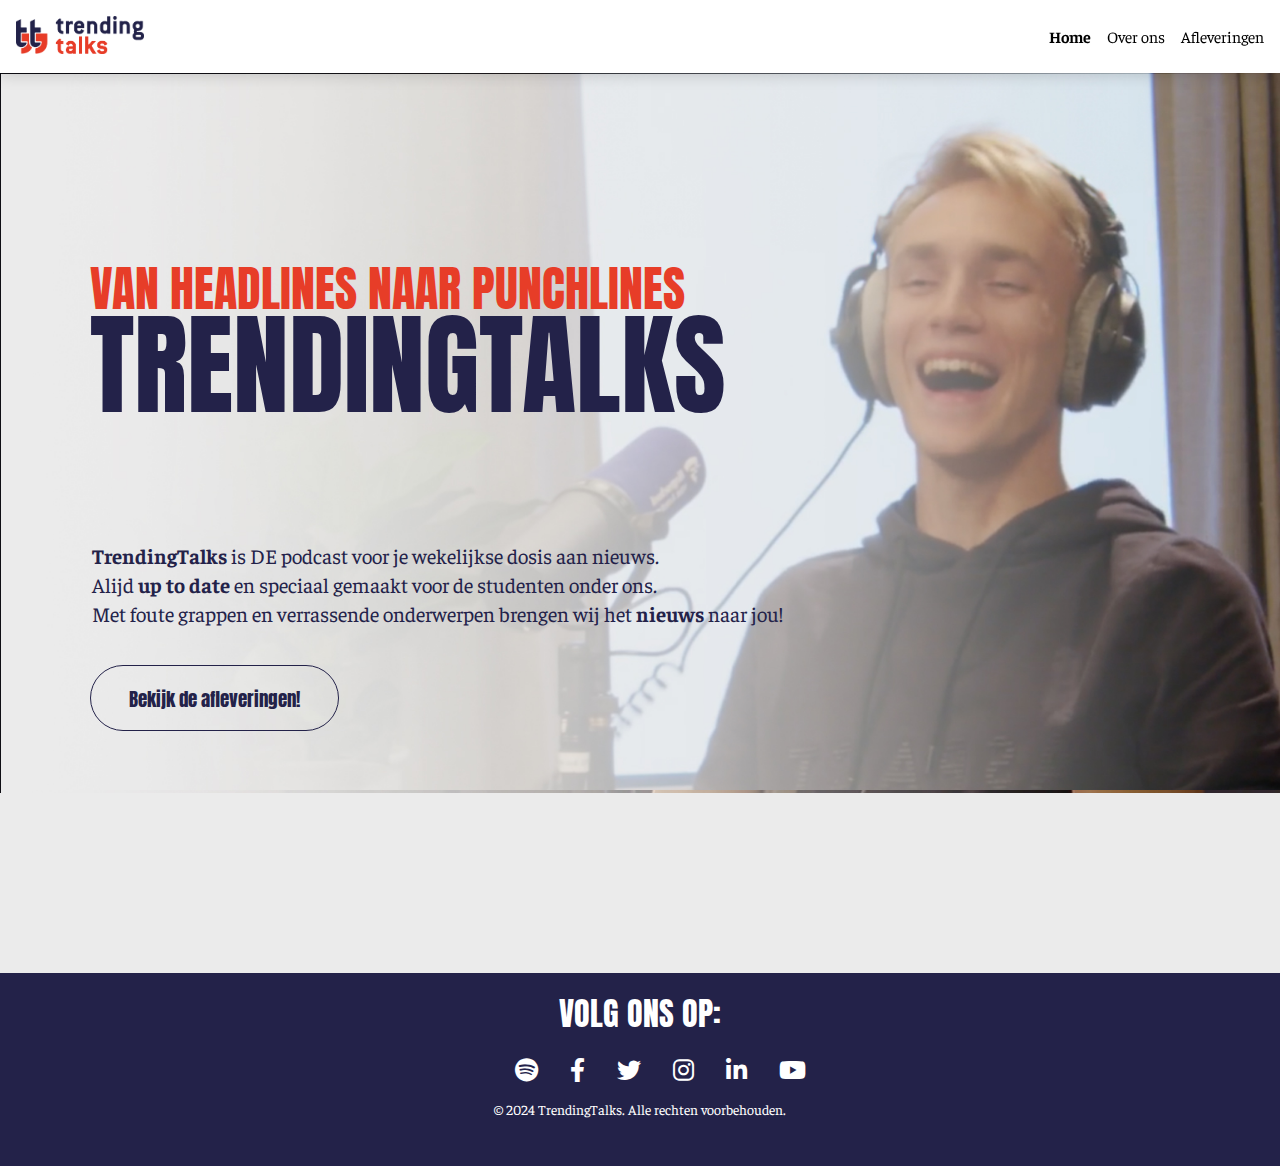
<file: index.html>
<!DOCTYPE html>
<html lang="nl">
<head>
    <meta charset="UTF-8">
    <meta name="viewport" content="width=device-width, initial-scale=1.0">
    <title>Trending Talks</title>
    <link rel="stylesheet" href="style.css">
    <link rel="stylesheet" href="https://cdnjs.cloudflare.com/ajax/libs/font-awesome/6.0.0-beta3/css/all.min.css">
</head>


  <body>
    <header>
        <a href="index.html"><img src="images/logo.png" alt="Het logo van 'Trending Talks', bestaande uit tweemaal de letter T ingehaakt met aanhalingstekens"></a>
        <nav>
            <ul>
            <li><a href="index.html" class="currentpage">Home</a></li>
            <li><a href="over-ons.html">Over ons</a></li>
            <li><a href="afleveringen.html">Afleveringen</a></li>
            </ul>
        </nav>
    </header>
    <div class="container-bg">
      <img src="images/bence-background.jpg" alt="Een foto van Bence, de TrendTeller.">
      <img src="images/yael-background.jpg" alt="Een foto van Yael, de Inhaakster.">
      <img src="images/joey-background.jpg" alt="Een foto van Joey, Mr Punchline.">
    </div>


  <main>
    <h1>VAN HEADLINES NAAR PUNCHLINES</h1>
     <h2>TRENDINGTALKS</h2>
        <p><strong>TrendingTalks&nbsp;</strong> is DE podcast voor je wekelijkse dosis aan nieuws.</p>
        <p>Alijd <strong>&nbsp;up to date&nbsp;</strong> en speciaal gemaakt voor de studenten onder ons.</p>
        <p>Met foute grappen en verrassende onderwerpen brengen wij het <strong>&nbsp;nieuws&nbsp;</strong> naar jou!</p>
        <a class="button" href="afleveringen.html">Bekijk de afleveringen!</a>
  </main>

<!--ICONEN IDEE VAN CHATGPT GEBRUIKT-->

<footer>
  <div class="container">
    <p>VOLG ONS OP:</p>
      <div class="social-icons">
        <ul>
          <li><a href="https://www.spotify.com" target="_blank" class="social-icon"><i class="fab fa-spotify"></i></a></li>
          <li><a href="https://www.facebook.com" target="_blank" class="social-icon"><i class="fab fa-facebook-f"></i></a></li>
          <li><a href="https://www.twitter.com" target="_blank" class="social-icon"><i class="fab fa-twitter"></i></a></li>
          <li><a href="https://www.instagram.com" target="_blank" class="social-icon"><i class="fab fa-instagram"></i></a></li>
          <li><a href="https://www.linkedin.com" target="_blank" class="social-icon"><i class="fab fa-linkedin-in"></i></a></li>
          <li><a href="https://www.youtube.com" target="_blank" class="social-icon"><i class="fab fa-youtube"></i></a></li>
      </ul>
      </div>
    <p class="copyright">© 2024 TrendingTalks. Alle rechten voorbehouden.</p>
  </div>
</footer>

</body>
</html>
</file>
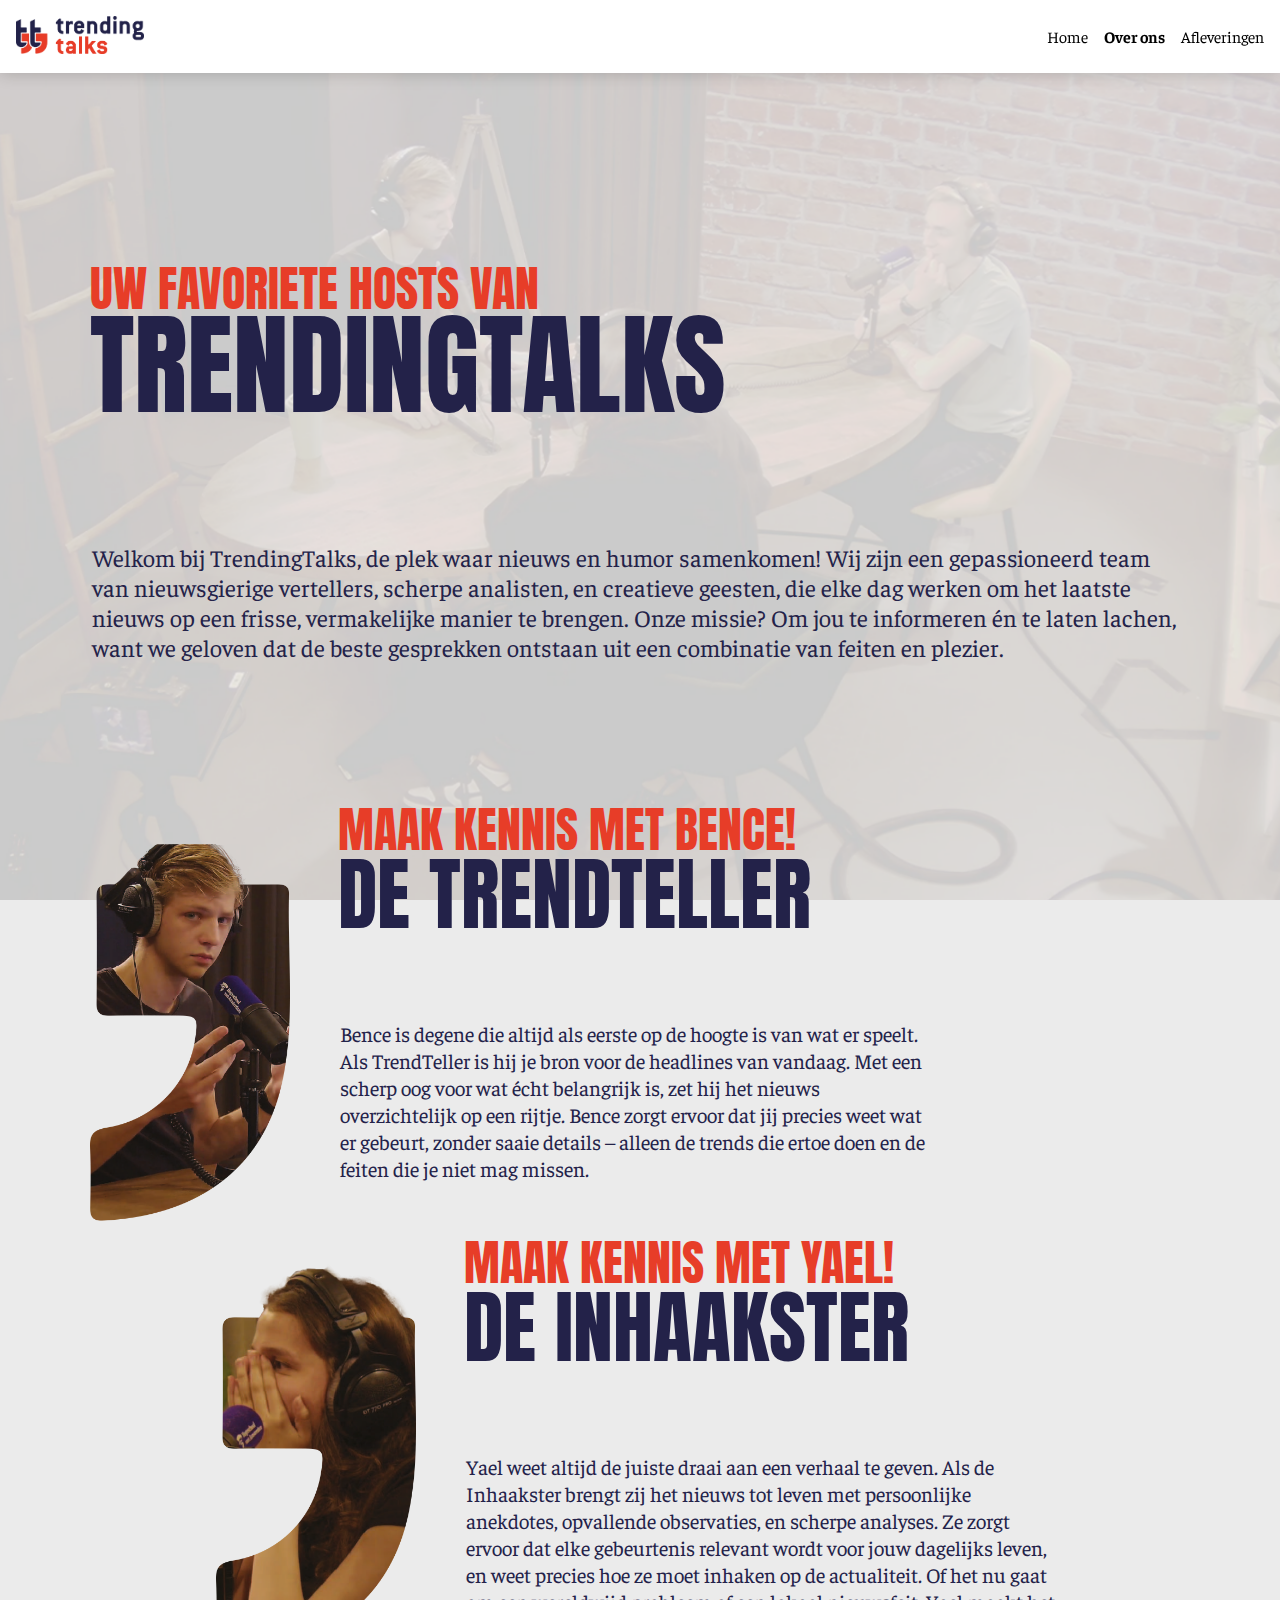
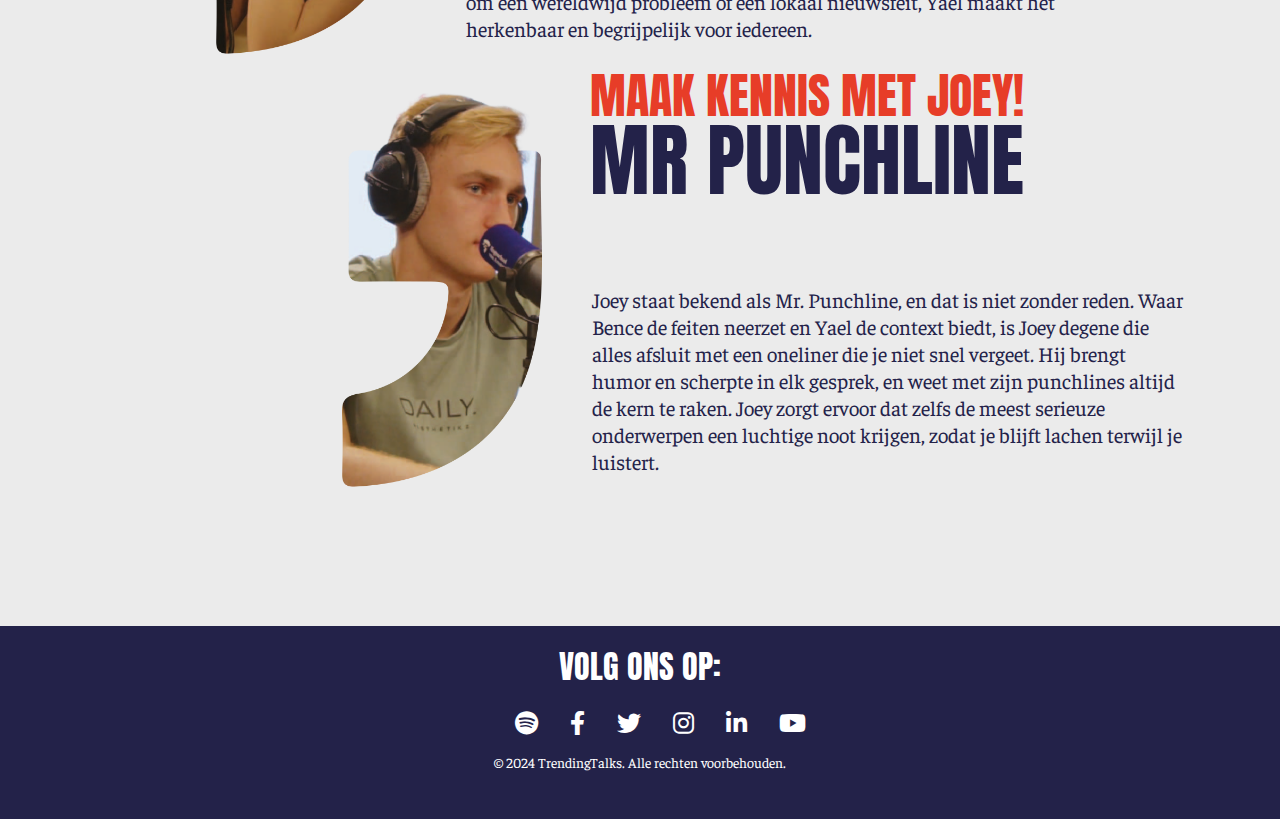
<file: over-ons.html>
<!DOCTYPE html>
<html lang="nl">
<head>
    <meta charset="UTF-8">
    <meta name="viewport" content="width=device-width, initial-scale=1.0">
    <title>Over ons</title>
    <link rel="stylesheet" href="style.css">
    <link rel="stylesheet" href="https://cdnjs.cloudflare.com/ajax/libs/font-awesome/6.0.0-beta3/css/all.min.css">
</head>
<body>
    <div class="parallax">
    <header>
        <a href="index.html"><img src="images/logo.png" alt="Het logo van TrendingTalks"></a>
        <nav>
            <ul>
            <li><a href="index.html">Home</a></li>
            <li><a href="over-ons.html" class="currentpage">Over ons</a></li>
            <li><a href="afleveringen.html">Afleveringen</a></li>
            </ul>
        </nav>
    </header>
<main>

    <h1>UW FAVORIETE HOSTS VAN</h1>
    <h2>TRENDINGTALKS</h2>
    <p class="tekstje">Welkom bij TrendingTalks, de plek waar nieuws en humor samenkomen! Wij zijn een gepassioneerd team van nieuwsgierige vertellers, scherpe analisten, en creatieve geesten, die elke dag werken om het laatste nieuws op een frisse, vermakelijke manier te brengen. Onze missie? Om jou te informeren én te laten lachen, want we geloven dat de beste gesprekken ontstaan uit een combinatie van feiten en plezier.</p>


    <!--
    <p>Alijd <strong>&nbsp;up to date&nbsp;</strong> en speciaal gemaakt voor de studenten onder ons.
        <br>Met foute grappen en verrassende onderwerpen brengen wij het <strong>&nbsp;nieuws&nbsp;</strong> naar jou!
    </p>
    -->

<div class="over-ons-container">
    <img src="images/bencenew.png" alt="Een foto van Bence in een aanhalingsteken.">
    <div class="text-content">
        <h1>MAAK KENNIS MET BENCE!</h1>
        <h2>DE TRENDTELLER</h2>
        <p>Bence is degene die altijd als eerste op de hoogte is van wat er speelt. Als TrendTeller is hij je bron voor de headlines van vandaag. Met een scherp oog voor wat écht belangrijk is, zet hij het nieuws overzichtelijk op een rijtje. Bence zorgt ervoor dat jij precies weet wat er gebeurt, zonder saaie details – alleen de trends die ertoe doen en de feiten die je niet mag missen.</p>
    </div>
</div>

<div class="over-ons-container">
    <img src="images/yaelnew.png" alt="Een foto van Yael in een aanhalingsteken.">
    <div class="text-content">
        <h1>MAAK KENNIS MET YAEL!</h1>
        <h2>DE INHAAKSTER</h2>
        <p>Yael weet altijd de juiste draai aan een verhaal te geven. Als de Inhaakster brengt zij het nieuws tot leven met persoonlijke anekdotes, opvallende observaties, en scherpe analyses. Ze zorgt ervoor dat elke gebeurtenis relevant wordt voor jouw dagelijks leven, en weet precies hoe ze moet inhaken op de actualiteit. Of het nu gaat om een wereldwijd probleem of een lokaal nieuwsfeit, Yael maakt het herkenbaar en begrijpelijk voor iedereen.</p>
    </div>
</div>

<div class="over-ons-container">
    <img src="images/joeynew.png" alt="Een foto van Joey in een aanhalingsteken.">
    <div class="text-content">
        <h1>MAAK KENNIS MET JOEY!</h1>
        <h2>MR PUNCHLINE</h2>
        <p>Joey staat bekend als Mr. Punchline, en dat is niet zonder reden. Waar Bence de feiten neerzet en Yael de context biedt, is Joey degene die alles afsluit met een oneliner die je niet snel vergeet. Hij brengt humor en scherpte in elk gesprek, en weet met zijn punchlines altijd de kern te raken. Joey zorgt ervoor dat zelfs de meest serieuze onderwerpen een luchtige noot krijgen, zodat je blijft lachen terwijl je luistert.</p>
    </div>
</div>

</main>

<footer>
    <div class="container">
      <p>VOLG ONS OP:</p>
        <div class="social-icons">
          <ul>
            <li><a href="https://www.spotify.com" target="_blank" class="social-icon"><i class="fab fa-spotify"></i></a></li>
            <li><a href="https://www.facebook.com" target="_blank" class="social-icon"><i class="fab fa-facebook-f"></i></a></li>
            <li><a href="https://www.twitter.com" target="_blank" class="social-icon"><i class="fab fa-twitter"></i></a></li>
            <li><a href="https://www.instagram.com" target="_blank" class="social-icon"><i class="fab fa-instagram"></i></a></li>
            <li><a href="https://www.linkedin.com" target="_blank" class="social-icon"><i class="fab fa-linkedin-in"></i></a></li>
            <li><a href="https://www.youtube.com" target="_blank" class="social-icon"><i class="fab fa-youtube"></i></a></li>
        </ul>
        </div>
      <p class="copyright">© 2024 TrendingTalks. Alle rechten voorbehouden.</p>
    </div>
  </footer>

</div>
</body>
</html>
</file>
<file: style.css>
@import url('https://fonts.googleapis.com/css2?family=Anton&family=Faustina:ital,wght@0,300..800;1,300..800&display=swap');

/*----------------------------------KLEUREN----------------------------------*/
:root {
    --white-color: white;
    --black-color: black;
    --blue-color: #232249;
    --red-color: #E73D28;
    --gray-color: #EBEBEB;
}

/*----------------------------------UITLIJNING----------------------------------*/

*  {
    box-sizing: border-box;
}

body { 
    width: 100%;
    height: 100%;
    margin: 0;
    background-color: var(--gray-color);
    font-family: "Faustina", system-ui;
    font-style: normal;
}

body .container-bg {
    margin: 0;
    padding: 0;
    width: 100%;
    height: 100%;
    position: relative;
}

@keyframes fade {
    0% {
        opacity: 1;
    }

    40% {
        opacity: 1;
    }

    67% {
        opacity: 0;
    }

    100% {
        opacity: 0;
    }
}

/* Bewegende achtergrond idee: https://www.youtube.com/watch?v=6Luw79S_fMY */

.container-bg img {
    z-index: -1;
    width: 100%;
    height: auto;
    position: absolute;
    top: 0;
    left: 0;
    animation: fade 9s ease-in-out infinite alternate;
    animation-duration: 10s;
}


img:nth-of-type(3) {
    animation-delay: 0s;
}

img:nth-of-type(2) {
    animation-delay: 5s;
}

img:nth-of-type(1) {
    animation-delay: 10s;
}

/*----------------------------------NAVIGATIE----------------------------------*/

header {
    background-color: var(--white-color);
    position: sticky;
    top: 0;
    display: flex;
    align-items: center;
    justify-content: space-between;
    flex-flow: row wrap;
    width: 100%;
    box-shadow: 0 0 1em rgba(0,0,0,0.2);
    z-index: 1;
}

header img {
    position: relative;
    width: 8rem;
    margin: 1rem;
}

header ul {
    list-style: none;
    padding: 0;
    margin: 0;
    display: flex;
    flex-flow: row wrap;
    gap: 1rem;
    margin: 1rem;
}

nav a {
    text-decoration: none;
    color: var(--black-color);
}

nav a:hover, nav a:focus {
    color: var(--red-color);
    text-decoration-line: underline;
}

.currentpage {
    font-weight: bolder;
}

/*----------------------------------MAIN----------------------------------*/

main {
    padding: 7%;
    padding-top: 0em;
    min-height: 100vh;
}

/*----------------------------------AFLEVERINGEN BUTTON OP HOME----------------------------------*/


.button {
    width: 13em;
    display: flex;
    margin-top: 2em;
    justify-content: center;
    padding: 0.9em;
    border: solid;
    border-color: var(--blue-color);
    border-width: 0.1em;
    border-radius: 5em;
    transition: all;
    background-color: transparent;
    font-size: 1.2em;
    font-family: "Anton", sans-serif;
    color: var(--blue-color);
    text-decoration: none;
}

.button:hover {
    background-color: var(--blue-color);
    font-size: 1.2em;
    font-family: "Anton", sans-serif;
    color: var(--white-color);
    text-decoration: none;
}

h1, h2, h3, h4, h5, h6 {
    font-family: "Anton", sans-serif;
    font-weight: 400;
    font-style: normal;
}

main p {
    flex-wrap: wrap;
    display: flex;
    font-size: 1.3em;
    font-family: "Faustina", system-ui;
    color: var(--blue-color);
    margin: 0.1em;
}

nav a:hover, a:focus {
    color: var(--red-color);
    transition: all 200ms ease;
}

/*----------------------------------FOOTER----------------------------------*/

.container {
    margin: 0;
    padding: 1em 5em 3em 5em;
}

footer {
    background-color: var(--blue-color);
    color: var(--white-color);
    position: relative;
    bottom: 0;
    width: 100%;
  }
  
  footer p {
    margin: 0;
    text-align: center;
    font-size: 2em;
    font-family: "Anton", sans-serif;
    font-weight: 400;
  }

  .copyright {
    font-family: "Faustina", system-ui;
    margin-top: 15px;
    font-size: 14px;
    color: var(--white-color);
  }
  
  .social-icons {
    justify-content: center;
    gap: 2em;
  }
  
  .social-icons ul {
    display: flex;
    justify-content: center;
    gap: 2em;
    list-style: none;
  }

  .social-icon {
    color: var(--white-color);
    font-size: 1.5em;
    transition: color 0.3s ease;
    text-decoration: none;
  }
  
  .social-icon:hover {
    color: var(--red-color); 
  }
  

/*--------------------AFLEVERINGEN--------------------*/

main h1 {
    display: flex;
    padding-top: 20vh;
    margin-top: auto;
    font-size: 3em;
    margin: 0;
    color: var(--red-color);
}

main h2 {
    display: flex;
    margin-top: -0.4em;
    font-size: 7em;
    color: var(--blue-color);
}

/*--------------------PODCAST AFLEVERINGEN--------------------*/

.podcast-container {
    display: flex;
    justify-content: center;
    gap: 3em;
    margin-top: 10em;
    padding: 0;
    width: 100%;
    flex-wrap: wrap;
}

.podcast-card {
    opacity: 75%;
    position: relative;
    background-color: var(--blue-color);
    border-radius: 0.5em;
    overflow: hidden;
    width: 25em;
    height: 43em;
    box-shadow: 0 4px 8px rgba(0, 0, 0, 0.5);
}

.podcast-card:hover {
    opacity: 100%;
    box-shadow: none;
}

.podcast-image img {
    width: 100%;
    height: auto;
    object-fit: cover;
    display: block;
}

.podcast-info {
    padding: 1em;
}

.container-info {
    display: flex;
    justify-content: space-between;
    margin-bottom: -1em;
}

.episode-date {
    font-family: "Faustina", system-ui;
    font-size: 0.9em;
    color: var(--gray-color);
}

.episode-details {
    font-family: "Faustina", system-ui;
    font-size: 0.9em;
    color: var(--gray-color);
}

.episode-title {
    font-family: "Anton", sans-serif;
    font-size: 2em;
    margin-top: 1em;
    margin-bottom: 0.5em;
    color: var(--white-color);
}

.episode-description {
    font-family: "Faustina", system-ui;
    font-size: 1.1em;
    color: var(--gray-color);
    margin-bottom: 0.5em;
}

audio {
    position: absolute;
    padding-top: 1em;
    bottom: 1em; 
    width: 90%; 
}

/*--------------------OVER ONS--------------------*/


/*--------------------PARALLAX IDEE VAN CHATGPT, WEET DUS NIET PRECIES HOE DIT WERKT--------------------*/

.parallax {
    background-image: url('images/parallax-bg2.png');
    height: auto; 
    background-attachment: fixed;
    background-position: center;
    background-repeat: no-repeat;
    background-size: cover;
}

.over-ons-container {
    padding: 0;
    margin-top: 4em;
    display: flex;
    gap: 3em; 
}

.over-ons-container img {
    max-width: 200px; 
    height: auto; 
}

.text-content {
    margin-top: -7em;
    max-width: 600px; 
}

.text-content h2 {
    font-size: 5em;
}

.text-content h1 {
    font-size: 3em;
}

.over-ons-container:nth-child(5) {
    justify-content: center;
    margin-top: -7em;
}

.over-ons-container:nth-child(6) {
    justify-content: end;
    margin-top: -7em;
}

.tekstje {
    max-width: 50em;
    font-family: "Faustina", system-ui;
    font-size: 1.5em;
    color: #232249;
}
</file>
